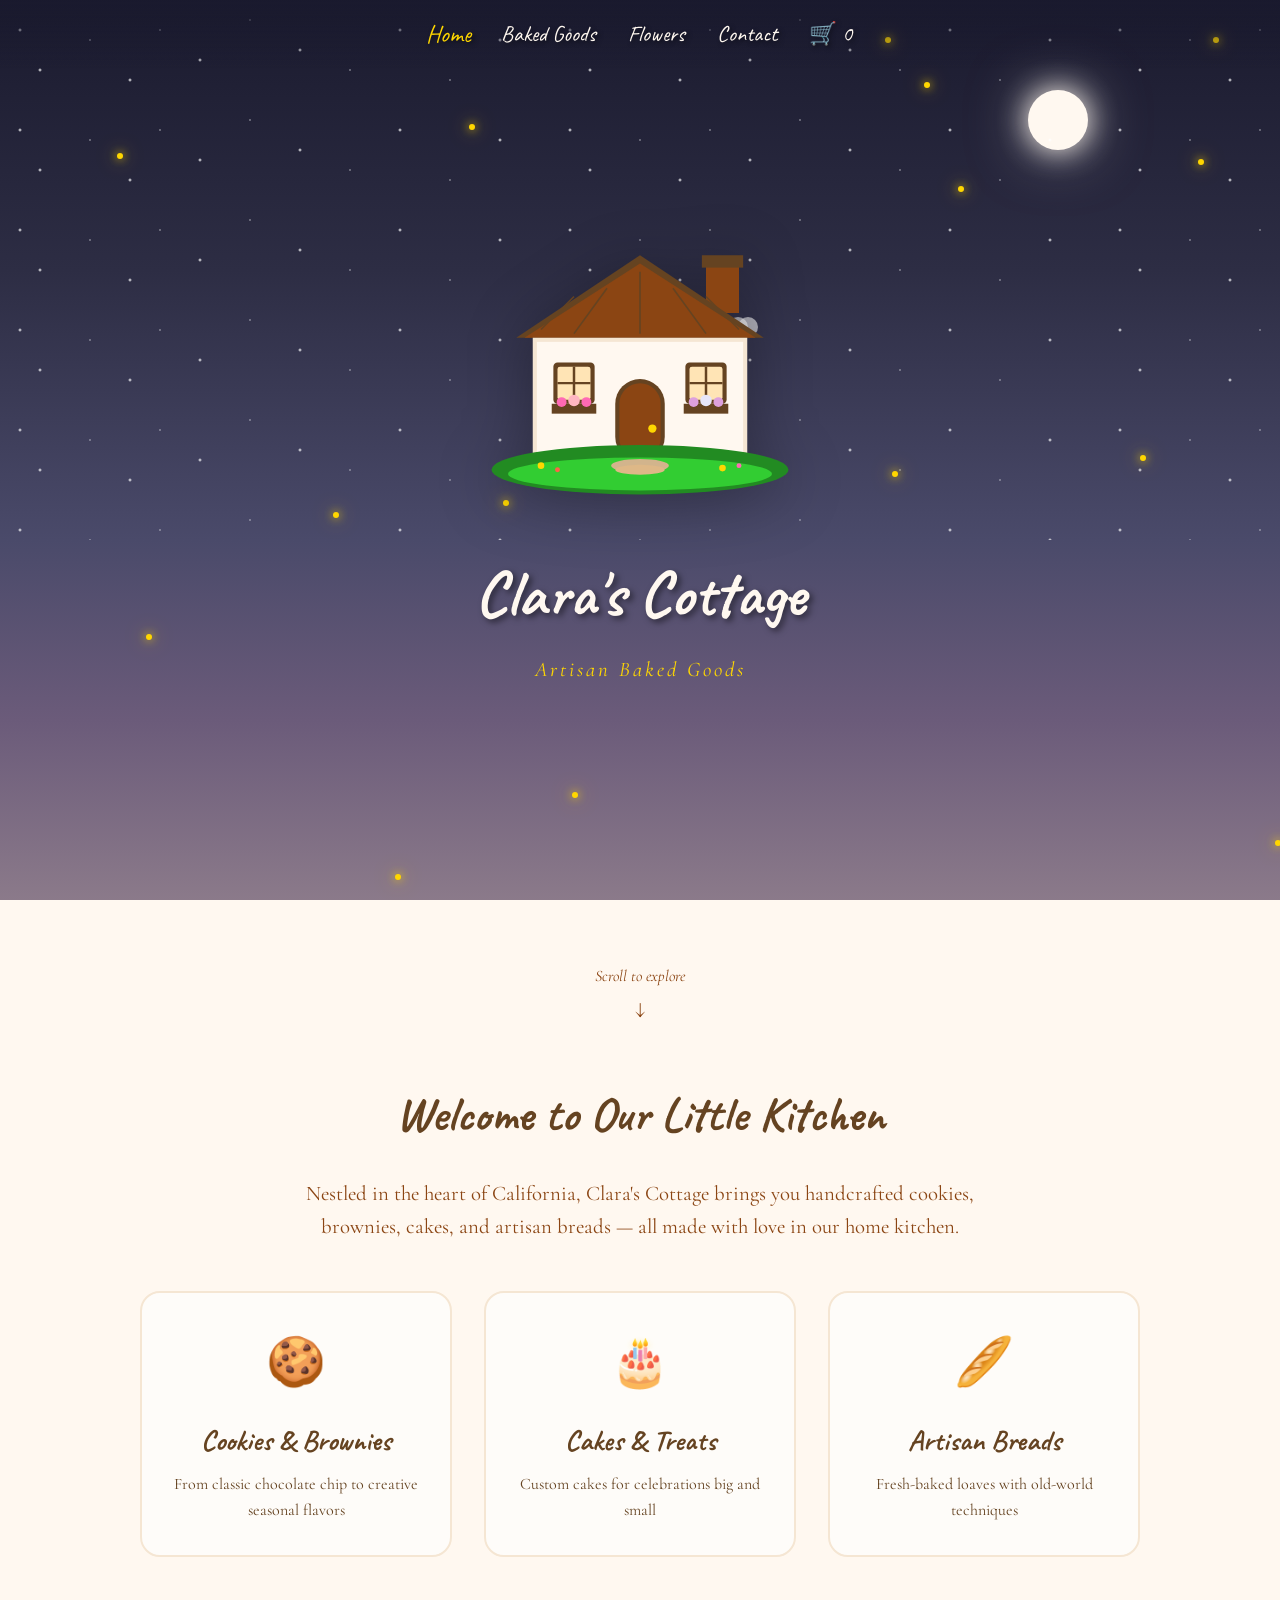
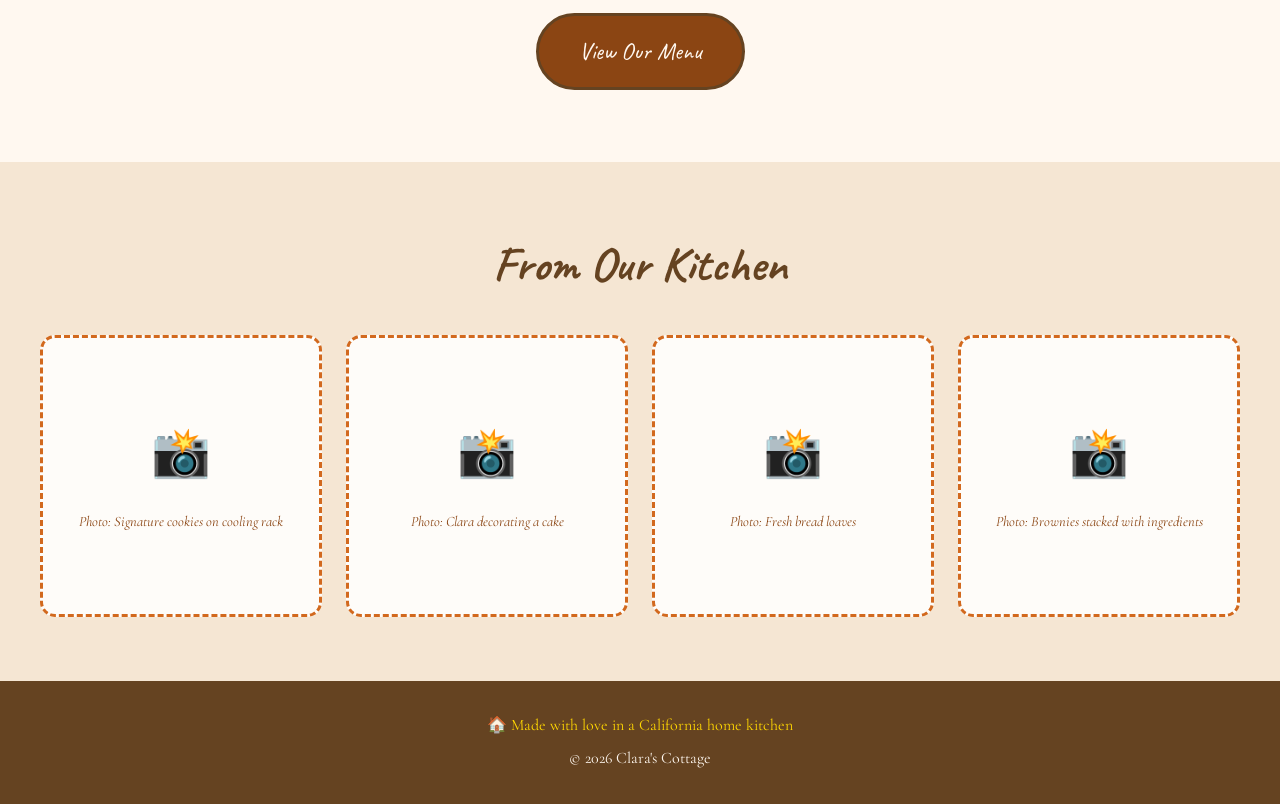
<file: index.html>
<!DOCTYPE html>
<html lang="en">
<head>
    <meta charset="UTF-8">
    <meta name="viewport" content="width=device-width, initial-scale=1.0">
    <title>Clara's Cottage | Artisan Baked Goods</title>
    <link rel="preconnect" href="https://fonts.googleapis.com">
    <link href="https://fonts.googleapis.com/css2?family=Caveat:wght@400;700&family=Cormorant+Garamond:ital,wght@0,400;0,600;1,400&family=Pacifico&family=Shadows+Into+Light&family=Amatic+SC:wght@400;700&family=Indie+Flower&family=Kalam:wght@400;700&display=swap" rel="stylesheet">
    <link rel="stylesheet" href="css/style.css">
</head>
<body>
    <div class="fireflies" id="fireflies"></div>
    
    <header class="site-header">
        <nav>
            <a href="index.html" class="nav-link active">Home</a>
            <a href="menu.html" class="nav-link">Baked Goods</a>
            <a href="flowers.html" class="nav-link">Flowers</a>
            <a href="contact.html" class="nav-link">Contact</a>
            <a href="order.html" class="nav-link">🛒 <span id="cart-count">0</span></a>
        </nav>
    </header>

    <main class="home-page">
        <!-- Animated Cottage Scene -->
        <div class="cottage-scene">
            <div class="sky">
                <div class="moon"></div>
                <div class="stars"></div>
            </div>
            
            <div class="cottage-container">
                <!-- Smoke Animation -->
                <div class="chimney-smoke">
                    <div class="smoke smoke-1"></div>
                    <div class="smoke smoke-2"></div>
                    <div class="smoke smoke-3"></div>
                </div>
                
                <!-- Cottage SVG -->
                <svg class="cottage-illustration" viewBox="0 0 400 350" xmlns="http://www.w3.org/2000/svg">
                    <!-- Chimney -->
                    <rect x="280" y="60" width="40" height="60" fill="#8B4513"/>
                    <rect x="275" y="50" width="50" height="15" fill="#654321"/>
                    
                    <!-- Roof -->
                    <polygon points="50,150 200,50 350,150" fill="#654321"/>
                    <polygon points="60,150 200,60 340,150" fill="#8B4513"/>
                    <!-- Thatch texture lines -->
                    <line x1="80" y1="140" x2="120" y2="100" stroke="#654321" stroke-width="2"/>
                    <line x1="120" y1="145" x2="160" y2="90" stroke="#654321" stroke-width="2"/>
                    <line x1="200" y1="145" x2="200" y2="70" stroke="#654321" stroke-width="2"/>
                    <line x1="280" y1="145" x2="240" y2="90" stroke="#654321" stroke-width="2"/>
                    <line x1="320" y1="140" x2="280" y2="100" stroke="#654321" stroke-width="2"/>
                    
                    <!-- House Body -->
                    <rect x="70" y="150" width="260" height="150" fill="#F5E6D3"/>
                    <rect x="75" y="155" width="250" height="140" fill="#FFF8F0"/>
                    
                    <!-- Door -->
                    <rect x="170" y="200" width="60" height="100" rx="30" ry="30" fill="#654321"/>
                    <rect x="175" y="205" width="50" height="92" rx="25" ry="25" fill="#8B4513"/>
                    <circle cx="215" cy="260" r="5" fill="#FFD700"/>
                    
                    <!-- Windows with warm glow -->
                    <rect x="95" y="180" width="50" height="50" rx="5" fill="#654321"/>
                    <rect x="100" y="185" width="40" height="40" rx="3" fill="#FFE4B5" class="window-glow"/>
                    <line x1="120" y1="185" x2="120" y2="225" stroke="#654321" stroke-width="3"/>
                    <line x1="100" y1="205" x2="140" y2="205" stroke="#654321" stroke-width="3"/>
                    
                    <rect x="255" y="180" width="50" height="50" rx="5" fill="#654321"/>
                    <rect x="260" y="185" width="40" height="40" rx="3" fill="#FFE4B5" class="window-glow"/>
                    <line x1="280" y1="185" x2="280" y2="225" stroke="#654321" stroke-width="3"/>
                    <line x1="260" y1="205" x2="300" y2="205" stroke="#654321" stroke-width="3"/>
                    
                    <!-- Flower boxes -->
                    <rect x="93" y="230" width="54" height="12" fill="#654321"/>
                    <circle cx="105" cy="228" r="6" fill="#FF69B4"/>
                    <circle cx="120" cy="226" r="7" fill="#FFB6C1"/>
                    <circle cx="135" cy="228" r="6" fill="#FF69B4"/>
                    
                    <rect x="253" y="230" width="54" height="12" fill="#654321"/>
                    <circle cx="265" cy="228" r="6" fill="#DDA0DD"/>
                    <circle cx="280" cy="226" r="7" fill="#E6E6FA"/>
                    <circle cx="295" cy="228" r="6" fill="#DDA0DD"/>
                    
                    <!-- Ground/Garden -->
                    <ellipse cx="200" cy="310" rx="180" ry="30" fill="#228B22"/>
                    <ellipse cx="200" cy="315" rx="160" ry="20" fill="#32CD32"/>
                    
                    <!-- Little flowers in garden -->
                    <circle cx="80" cy="305" r="4" fill="#FFD700"/>
                    <circle cx="100" cy="310" r="3" fill="#FF6347"/>
                    <circle cx="300" cy="308" r="4" fill="#FFD700"/>
                    <circle cx="320" cy="305" r="3" fill="#FF69B4"/>
                    
                    <!-- Path to door -->
                    <ellipse cx="200" cy="305" rx="35" ry="8" fill="#D2B48C"/>
                    <ellipse cx="200" cy="310" rx="30" ry="6" fill="#DEB887"/>
                </svg>
                
                <!-- Logo Overlay -->
                <div class="logo-container">
                    <h1 class="logo-text">Clara's Cottage</h1>
                    <p class="tagline">Artisan Baked Goods</p>
                </div>
            </div>
        </div>

        <!-- Welcome Section -->
        <section class="welcome-section">
            <div class="scroll-indicator">
                <span>Scroll to explore</span>
                <div class="scroll-arrow">↓</div>
            </div>
            
            <div class="welcome-content">
                <h2>Welcome to Our Little Kitchen</h2>
                <p class="intro-text">
                    Nestled in the heart of California, Clara's Cottage brings you 
                    handcrafted cookies, brownies, cakes, and artisan breads — 
                    all made with love in our home kitchen.
                </p>
                
                <div class="feature-cards">
                    <div class="feature-card">
                        <div class="card-icon">🍪</div>
                        <h3>Cookies & Brownies</h3>
                        <p>From classic chocolate chip to creative seasonal flavors</p>
                    </div>
                    <div class="feature-card">
                        <div class="card-icon">🎂</div>
                        <h3>Cakes & Treats</h3>
                        <p>Custom cakes for celebrations big and small</p>
                    </div>
                    <div class="feature-card">
                        <div class="card-icon">🥖</div>
                        <h3>Artisan Breads</h3>
                        <p>Fresh-baked loaves with old-world techniques</p>
                    </div>
                </div>
                
                <a href="menu.html" class="cta-button">View Our Menu</a>
            </div>
        </section>

        <!-- Image Gallery Placeholder -->
        <section class="gallery-section">
            <h2>From Our Kitchen</h2>
            <div class="gallery-grid">
                <div class="gallery-item placeholder">
                    <div class="placeholder-content">
                        <span class="placeholder-icon">📸</span>
                        <span class="placeholder-text">Photo: Signature cookies on cooling rack</span>
                    </div>
                </div>
                <div class="gallery-item placeholder">
                    <div class="placeholder-content">
                        <span class="placeholder-icon">📸</span>
                        <span class="placeholder-text">Photo: Clara decorating a cake</span>
                    </div>
                </div>
                <div class="gallery-item placeholder">
                    <div class="placeholder-content">
                        <span class="placeholder-icon">📸</span>
                        <span class="placeholder-text">Photo: Fresh bread loaves</span>
                    </div>
                </div>
                <div class="gallery-item placeholder">
                    <div class="placeholder-content">
                        <span class="placeholder-icon">📸</span>
                        <span class="placeholder-text">Photo: Brownies stacked with ingredients</span>
                    </div>
                </div>
            </div>
        </section>
    </main>

    <footer class="site-footer">
        <div class="footer-content">
            <p class="cottage-food-notice">
                🏠 Made with love in a California home kitchen
            </p>
            <p class="copyright">© 2026 Clara's Cottage</p>
        </div>
    </footer>

    <script src="js/app.js"></script>
</body>
</html>
</file>
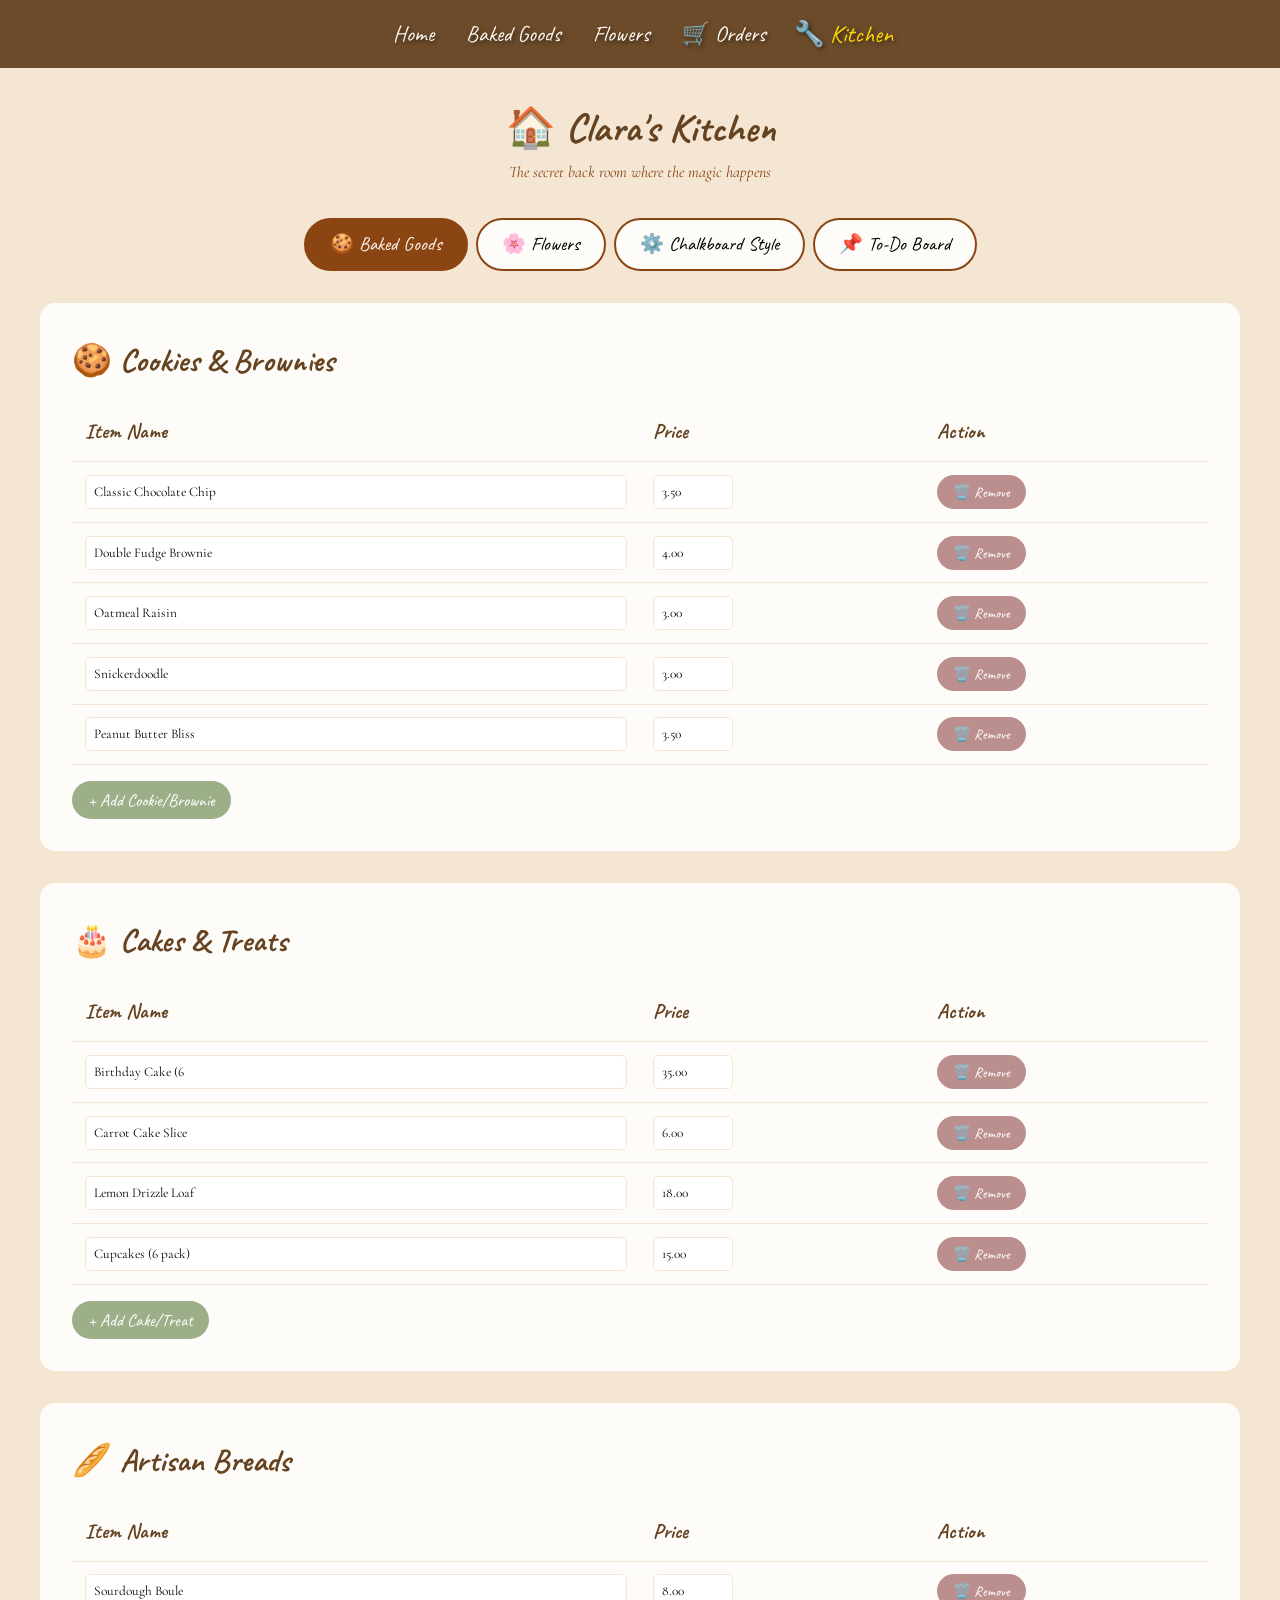
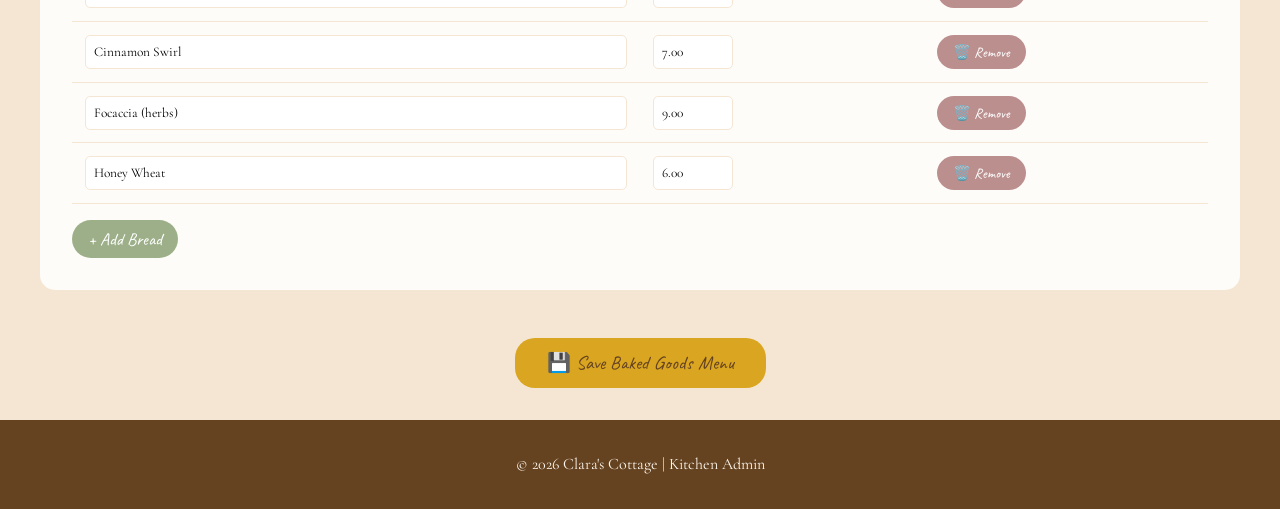
<file: admin.html>
<!DOCTYPE html>
<html lang="en">
<head>
    <meta charset="UTF-8">
    <meta name="viewport" content="width=device-width, initial-scale=1.0">
    <title>Kitchen Admin | Clara's Cottage</title>
    <link rel="preconnect" href="https://fonts.googleapis.com">
    <link href="https://fonts.googleapis.com/css2?family=Caveat:wght@400;700&family=Cormorant+Garamond:ital,wght@0,400;0,600;1,400&family=Pacifico&family=Shadows+Into+Light&family=Amatic+SC:wght@400;700&family=Indie+Flower&family=Kalam:wght@400;700&display=swap" rel="stylesheet">
    <link rel="stylesheet" href="css/style.css">
    <style>
        .board-tabs {
            display: flex;
            justify-content: center;
            gap: 0.5rem;
            margin-bottom: 1.5rem;
        }
        .board-tab {
            font-family: var(--font-script);
            font-size: 1.2rem;
            padding: 0.6rem 1.5rem;
            background: var(--warm-white);
            border: 2px solid var(--parchment);
            border-radius: 20px;
            cursor: pointer;
            transition: all 0.3s ease;
        }
        .board-tab:hover {
            background: var(--parchment);
        }
        .board-tab.active {
            background: var(--brown-medium);
            color: var(--cream);
            border-color: var(--brown-dark);
        }
        .board-tab.personal.active {
            background: var(--sage);
            border-color: var(--sage-dark);
        }
        .board-tab.business.active {
            background: var(--gold);
            border-color: var(--brown-medium);
            color: var(--brown-dark);
        }
        .kanban-wrapper {
            display: none;
        }
        .kanban-wrapper.active {
            display: block;
        }
    </style>
</head>
<body>
    <header class="site-header" style="background: rgba(101, 67, 33, 0.95);">
        <nav>
            <a href="index.html" class="nav-link">Home</a>
            <a href="menu.html" class="nav-link">Baked Goods</a>
            <a href="flowers.html" class="nav-link">Flowers</a>
            <a href="order.html" class="nav-link">🛒 Orders</a>
            <a href="admin.html" class="nav-link active">🔧 Kitchen</a>
        </nav>
    </header>

    <main class="admin-page">
        <div class="admin-header">
            <h1>🏠 Clara's Kitchen</h1>
            <p style="color: var(--brown-medium); font-style: italic;">The secret back room where the magic happens</p>
        </div>

        <div class="admin-tabs">
            <button class="admin-tab active" onclick="showSection('menu-section')">🍪 Baked Goods</button>
            <button class="admin-tab" onclick="showSection('flowers-section')">🌸 Flowers</button>
            <button class="admin-tab" onclick="showSection('settings-section')">⚙️ Chalkboard Style</button>
            <button class="admin-tab" onclick="showSection('tasks-section')">📌 To-Do Board</button>
        </div>

        <!-- Menu Editor Section -->
        <div id="menu-section" class="admin-section active">
            <div class="menu-editor">
                <h2>🍪 Cookies & Brownies</h2>
                <table class="menu-table" id="cookies-table">
                    <thead>
                        <tr>
                            <th style="width: 50%;">Item Name</th>
                            <th style="width: 25%;">Price</th>
                            <th style="width: 25%;">Action</th>
                        </tr>
                    </thead>
                    <tbody></tbody>
                </table>
                <button class="btn-add" onclick="addMenuItem('cookies')">+ Add Cookie/Brownie</button>
            </div>

            <div class="menu-editor">
                <h2>🎂 Cakes & Treats</h2>
                <table class="menu-table" id="cakes-table">
                    <thead>
                        <tr>
                            <th style="width: 50%;">Item Name</th>
                            <th style="width: 25%;">Price</th>
                            <th style="width: 25%;">Action</th>
                        </tr>
                    </thead>
                    <tbody></tbody>
                </table>
                <button class="btn-add" onclick="addMenuItem('cakes')">+ Add Cake/Treat</button>
            </div>

            <div class="menu-editor">
                <h2>🥖 Artisan Breads</h2>
                <table class="menu-table" id="breads-table">
                    <thead>
                        <tr>
                            <th style="width: 50%;">Item Name</th>
                            <th style="width: 25%;">Price</th>
                            <th style="width: 25%;">Action</th>
                        </tr>
                    </thead>
                    <tbody></tbody>
                </table>
                <button class="btn-add" onclick="addMenuItem('breads')">+ Add Bread</button>
            </div>

            <div style="text-align: center; margin-top: 2rem;">
                <button class="btn-save" onclick="saveMenu()">💾 Save Baked Goods Menu</button>
            </div>
        </div>

        <!-- Flowers Editor Section -->
        <div id="flowers-section" class="admin-section">
            <div class="menu-editor">
                <h2>🌷 Seasonal Flowers</h2>
                <table class="menu-table" id="seasonal-table">
                    <thead>
                        <tr>
                            <th style="width: 50%;">Flower Name</th>
                            <th style="width: 25%;">Price (per stem/bunch)</th>
                            <th style="width: 25%;">Action</th>
                        </tr>
                    </thead>
                    <tbody></tbody>
                </table>
                <button class="btn-add" onclick="addFlowerItem('seasonal')">+ Add Seasonal Flower</button>
            </div>

            <div class="menu-editor">
                <h2>💐 Bouquets</h2>
                <table class="menu-table" id="bouquets-table">
                    <thead>
                        <tr>
                            <th style="width: 50%;">Bouquet Name</th>
                            <th style="width: 25%;">Price</th>
                            <th style="width: 25%;">Action</th>
                        </tr>
                    </thead>
                    <tbody></tbody>
                </table>
                <button class="btn-add" onclick="addFlowerItem('bouquets')">+ Add Bouquet</button>
            </div>

            <div style="text-align: center; margin-top: 2rem;">
                <button class="btn-save" onclick="saveFlowers()">💾 Save Flowers Menu</button>
            </div>
        </div>

        <!-- Settings Section -->
        <div id="settings-section" class="admin-section">
            <div class="settings-panel">
                <h2>✏️ Chalkboard Font Settings</h2>
                
                <div class="setting-row">
                    <label for="font-select">Font Style:</label>
                    <select id="font-select" onchange="updateFontPreview()">
                        <option value="'Caveat', cursive">Caveat (default)</option>
                        <option value="'Shadows Into Light', cursive">Shadows Into Light</option>
                        <option value="'Indie Flower', cursive">Indie Flower</option>
                        <option value="'Amatic SC', cursive">Amatic SC</option>
                        <option value="'Kalam', cursive">Kalam</option>
                        <option value="'Pacifico', cursive">Pacifico</option>
                    </select>
                </div>
                
                <div class="setting-row">
                    <label for="size-slider">Font Size:</label>
                    <input type="range" id="size-slider" min="1" max="2.2" step="0.1" value="1.4" onchange="updateFontPreview()">
                    <span class="size-value" id="size-display">1.4rem</span>
                </div>
                
                <div class="font-preview" id="font-preview">
                    <p class="font-preview-text">Classic Chocolate Chip ... $3.50</p>
                    <p class="font-preview-text">Sourdough Boule ... $8.00</p>
                </div>
                
                <div style="text-align: center; margin-top: 2rem;">
                    <button class="btn-save" onclick="saveSettings()">💾 Save Font Settings</button>
                    <p style="margin-top: 1rem; color: var(--brown-medium); font-style: italic;">
                        Changes will apply to both menus
                    </p>
                </div>
            </div>
        </div>

        <!-- Kanban Tasks Section -->
        <div id="tasks-section" class="admin-section">
            <!-- Personal / Business Tabs -->
            <div class="board-tabs">
                <button class="board-tab business active" onclick="switchBoard('business')">🏪 Business</button>
                <button class="board-tab personal" onclick="switchBoard('personal')">👤 Personal</button>
            </div>

            <!-- Business Kanban -->
            <div id="business-board" class="kanban-wrapper active">
                <div class="kanban-board">
                    <div class="kanban-column todo">
                        <h3>📝 To Do</h3>
                        <div class="kanban-cards" data-board="business" data-status="todo"></div>
                        <div class="add-card-form">
                            <input type="text" placeholder="New task..." id="business-todo-input" onkeypress="handleCardEnter(event, 'business', 'todo')">
                            <button class="add-card-btn" onclick="addCard('business', 'todo')">+ Add Task</button>
                        </div>
                    </div>

                    <div class="kanban-column doing">
                        <h3>🔨 In Progress</h3>
                        <div class="kanban-cards" data-board="business" data-status="doing"></div>
                        <div class="add-card-form">
                            <input type="text" placeholder="New task..." id="business-doing-input" onkeypress="handleCardEnter(event, 'business', 'doing')">
                            <button class="add-card-btn" onclick="addCard('business', 'doing')">+ Add Task</button>
                        </div>
                    </div>

                    <div class="kanban-column done">
                        <h3>✅ Done</h3>
                        <div class="kanban-cards" data-board="business" data-status="done"></div>
                        <div class="add-card-form">
                            <input type="text" placeholder="New task..." id="business-done-input" onkeypress="handleCardEnter(event, 'business', 'done')">
                            <button class="add-card-btn" onclick="addCard('business', 'done')">+ Add Task</button>
                        </div>
                    </div>
                </div>
            </div>

            <!-- Personal Kanban -->
            <div id="personal-board" class="kanban-wrapper">
                <div class="kanban-board">
                    <div class="kanban-column todo">
                        <h3>📝 To Do</h3>
                        <div class="kanban-cards" data-board="personal" data-status="todo"></div>
                        <div class="add-card-form">
                            <input type="text" placeholder="New task..." id="personal-todo-input" onkeypress="handleCardEnter(event, 'personal', 'todo')">
                            <button class="add-card-btn" onclick="addCard('personal', 'todo')">+ Add Task</button>
                        </div>
                    </div>

                    <div class="kanban-column doing">
                        <h3>🔨 In Progress</h3>
                        <div class="kanban-cards" data-board="personal" data-status="doing"></div>
                        <div class="add-card-form">
                            <input type="text" placeholder="New task..." id="personal-doing-input" onkeypress="handleCardEnter(event, 'personal', 'doing')">
                            <button class="add-card-btn" onclick="addCard('personal', 'doing')">+ Add Task</button>
                        </div>
                    </div>

                    <div class="kanban-column done">
                        <h3>✅ Done</h3>
                        <div class="kanban-cards" data-board="personal" data-status="done"></div>
                        <div class="add-card-form">
                            <input type="text" placeholder="New task..." id="personal-done-input" onkeypress="handleCardEnter(event, 'personal', 'done')">
                            <button class="add-card-btn" onclick="addCard('personal', 'done')">+ Add Task</button>
                        </div>
                    </div>
                </div>
            </div>
        </div>
    </main>

    <footer class="site-footer">
        <div class="footer-content">
            <p class="copyright">© 2026 Clara's Cottage | Kitchen Admin</p>
        </div>
    </footer>

    <script src="js/app.js"></script>
    <script>
        // Initialize admin page
        document.addEventListener('DOMContentLoaded', function() {
            loadMenuEditor();
            loadFlowersEditor();
            loadKanban();
            loadSettings();
        });
    </script>
</body>
</html>
</file>
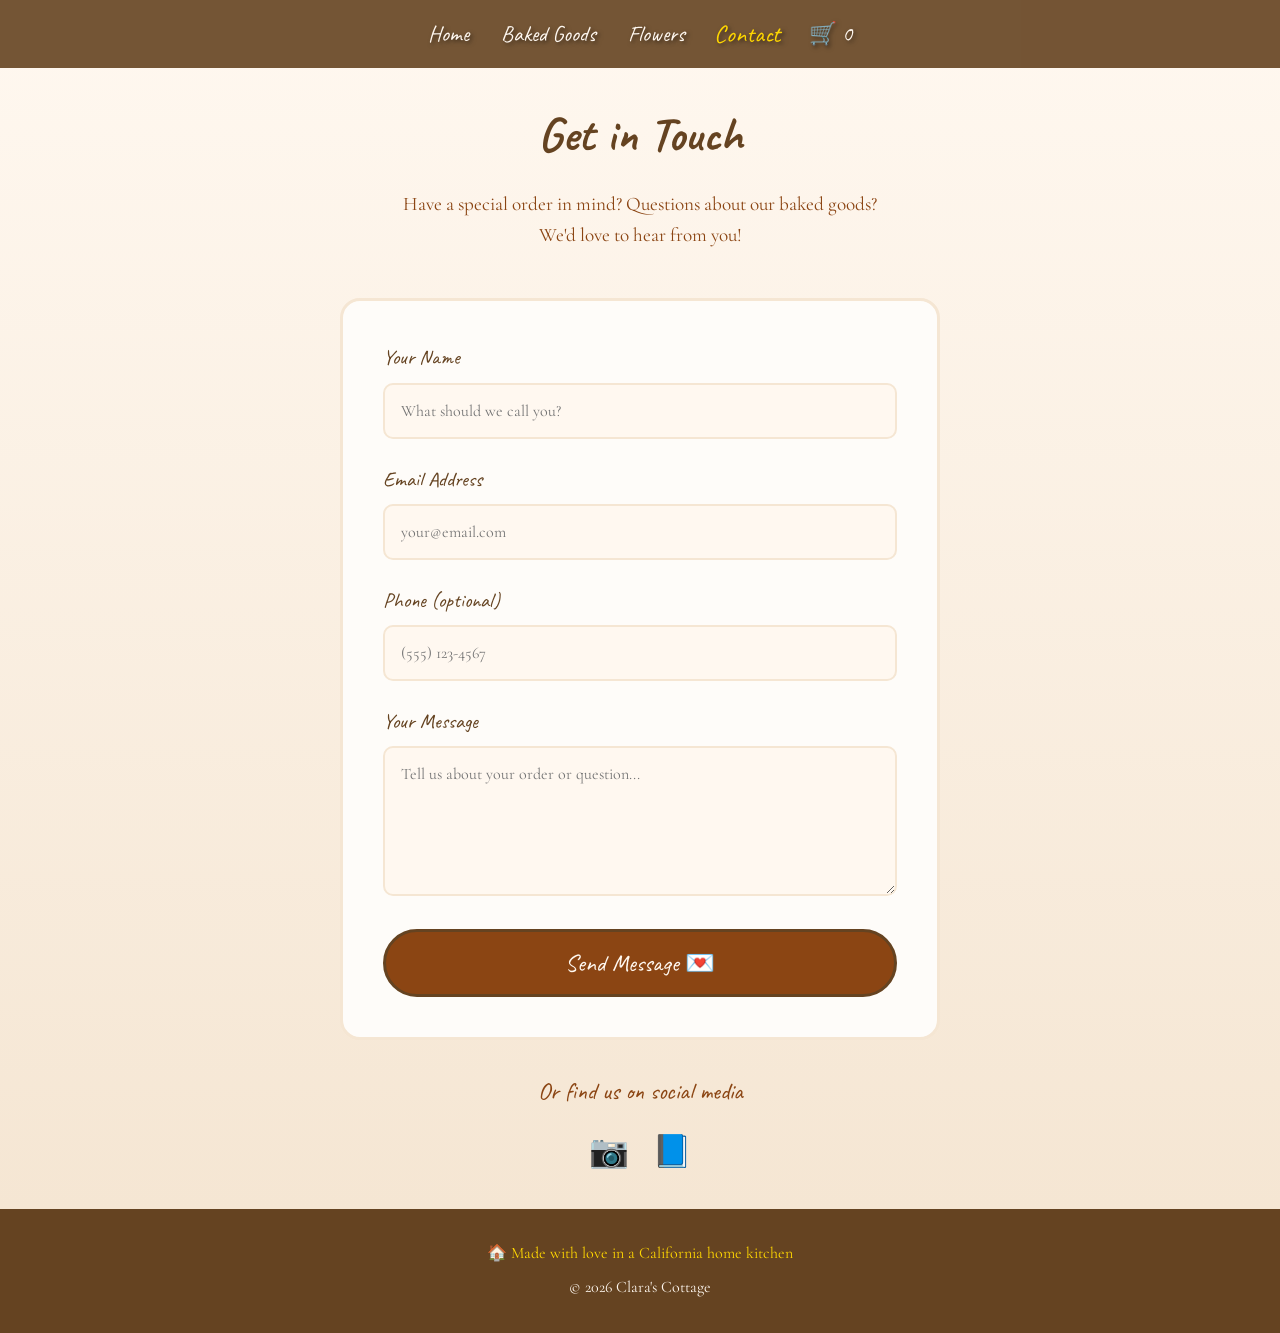
<file: contact.html>
<!DOCTYPE html>
<html lang="en">
<head>
    <meta charset="UTF-8">
    <meta name="viewport" content="width=device-width, initial-scale=1.0">
    <title>Contact | Clara's Cottage</title>
    <link rel="preconnect" href="https://fonts.googleapis.com">
    <link href="https://fonts.googleapis.com/css2?family=Caveat:wght@400;700&family=Cormorant+Garamond:ital,wght@0,400;0,600;1,400&family=Pacifico&family=Shadows+Into+Light&family=Amatic+SC:wght@400;700&family=Indie+Flower&family=Kalam:wght@400;700&display=swap" rel="stylesheet">
    <link rel="stylesheet" href="css/style.css">
</head>
<body>
    <header class="site-header" style="background: rgba(101, 67, 33, 0.9);">
        <nav>
            <a href="index.html" class="nav-link">Home</a>
            <a href="menu.html" class="nav-link">Baked Goods</a>
            <a href="flowers.html" class="nav-link">Flowers</a>
            <a href="contact.html" class="nav-link active">Contact</a>
            <a href="order.html" class="nav-link">🛒 <span id="cart-count">0</span></a>
        </nav>
    </header>

    <main class="contact-page">
        <div class="contact-container">
            <div class="contact-header">
                <h1>Get in Touch</h1>
                <p>Have a special order in mind? Questions about our baked goods?<br>We'd love to hear from you!</p>
            </div>
            
            <form class="contact-form" id="contact-form">
                <div class="form-group">
                    <label for="name">Your Name</label>
                    <input type="text" id="name" name="name" placeholder="What should we call you?" required>
                </div>
                
                <div class="form-group">
                    <label for="email">Email Address</label>
                    <input type="email" id="email" name="email" placeholder="your@email.com" required>
                </div>
                
                <div class="form-group">
                    <label for="phone">Phone (optional)</label>
                    <input type="tel" id="phone" name="phone" placeholder="(555) 123-4567">
                </div>
                
                <div class="form-group">
                    <label for="message">Your Message</label>
                    <textarea id="message" name="message" placeholder="Tell us about your order or question..." required></textarea>
                </div>
                
                <button type="submit" class="submit-btn">Send Message 💌</button>
            </form>
            
            <div style="text-align: center; margin-top: 2rem; color: var(--brown-medium);">
                <p style="font-family: var(--font-script); font-size: 1.5rem;">Or find us on social media</p>
                <div style="font-size: 2rem; margin-top: 1rem;">
                    <span style="margin: 0 0.5rem; cursor: pointer;" title="Instagram - Coming Soon">📷</span>
                    <span style="margin: 0 0.5rem; cursor: pointer;" title="Facebook - Coming Soon">📘</span>
                </div>
            </div>
        </div>
    </main>

    <footer class="site-footer">
        <div class="footer-content">
            <p class="cottage-food-notice">
                🏠 Made with love in a California home kitchen
            </p>
            <p class="copyright">© 2026 Clara's Cottage</p>
        </div>
    </footer>

    <script>
        document.getElementById('contact-form').addEventListener('submit', function(e) {
            e.preventDefault();
            alert('Thank you for your message! We\'ll get back to you soon. 🍪');
            this.reset();
        });
    </script>
</body>
</html>
</file>
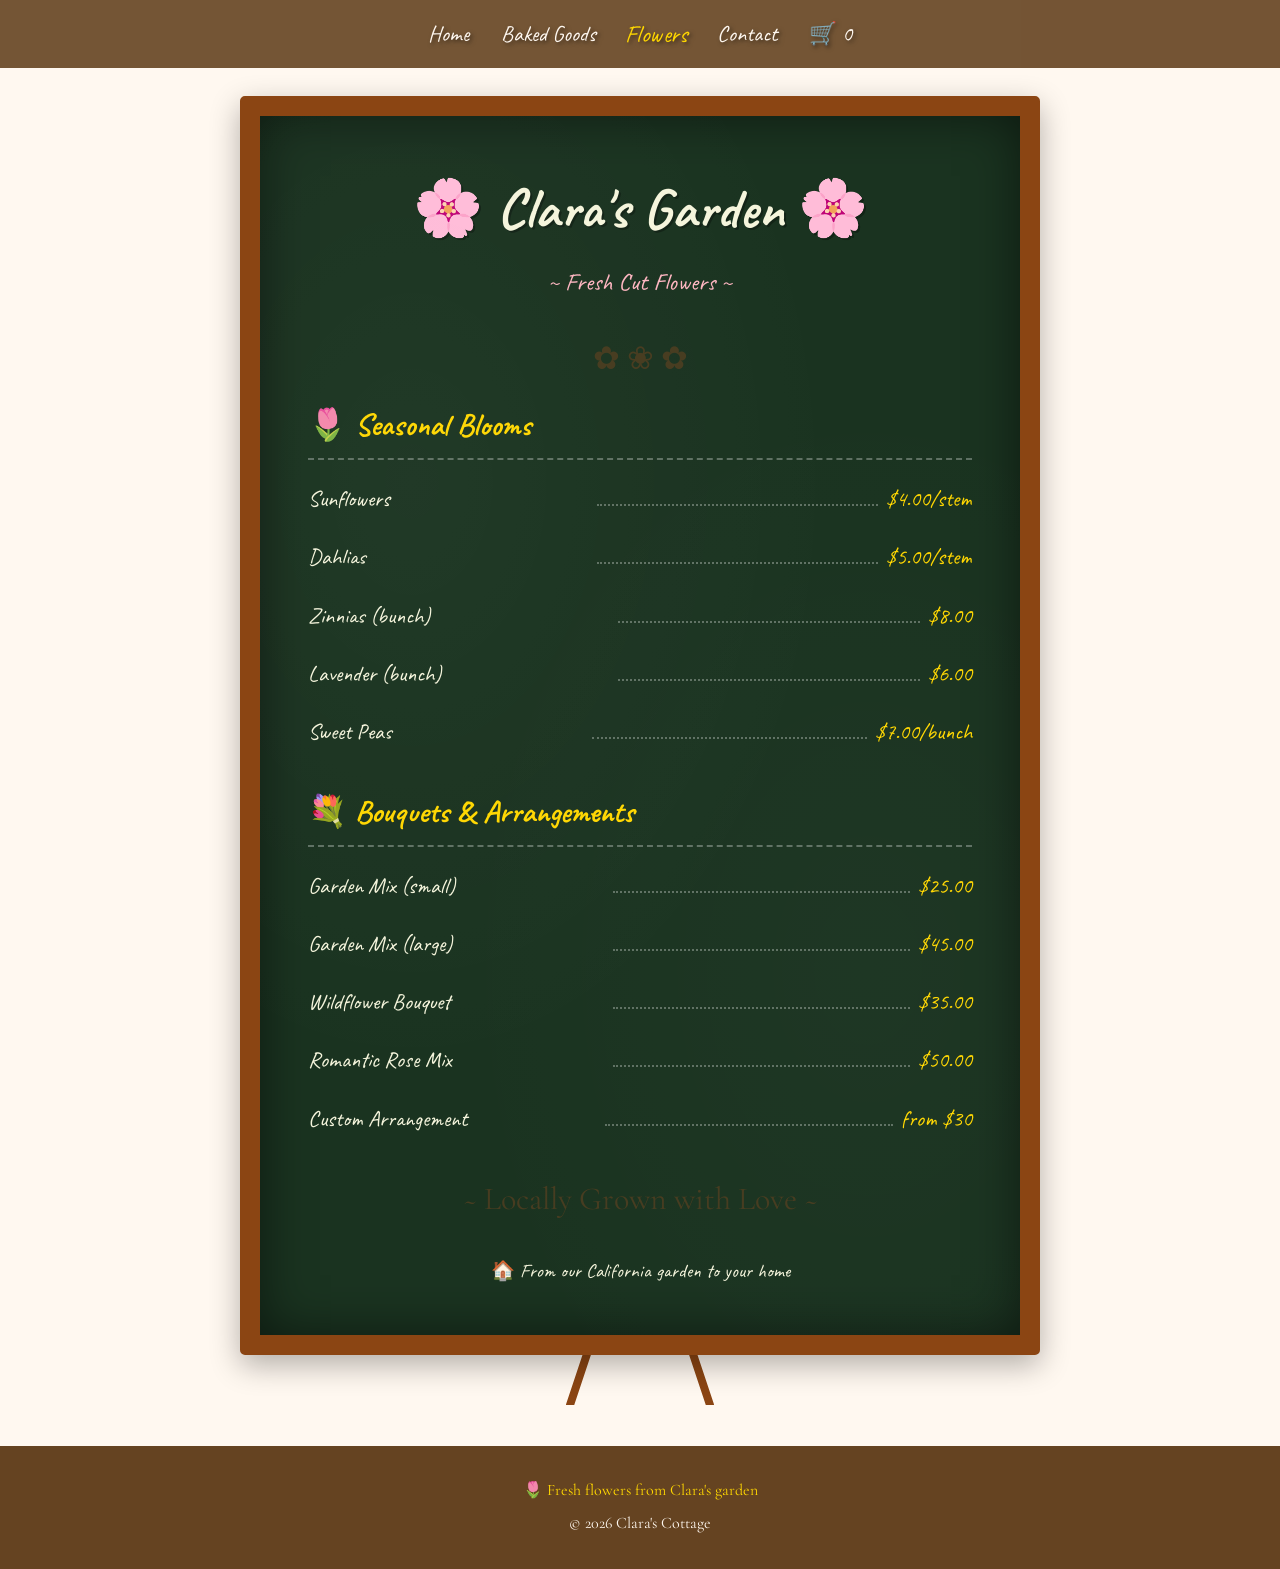
<file: flowers.html>
<!DOCTYPE html>
<html lang="en">
<head>
    <meta charset="UTF-8">
    <meta name="viewport" content="width=device-width, initial-scale=1.0">
    <title>Flowers | Clara's Cottage</title>
    <link rel="preconnect" href="https://fonts.googleapis.com">
    <link href="https://fonts.googleapis.com/css2?family=Caveat:wght@400;700&family=Cormorant+Garamond:ital,wght@0,400;0,600;1,400&family=Pacifico&family=Shadows+Into+Light&family=Amatic+SC:wght@400;700&family=Indie+Flower&family=Kalam:wght@400;700&display=swap" rel="stylesheet">
    <link rel="stylesheet" href="css/style.css">
</head>
<body>
    <header class="site-header" style="background: rgba(101, 67, 33, 0.9);">
        <nav>
            <a href="index.html" class="nav-link">Home</a>
            <a href="menu.html" class="nav-link">Baked Goods</a>
            <a href="flowers.html" class="nav-link active">Flowers</a>
            <a href="contact.html" class="nav-link">Contact</a>
            <a href="order.html" class="nav-link">🛒 <span id="cart-count">0</span></a>
        </nav>
    </header>

    <main class="menu-page">
        <div class="chalkboard-container">
            <div class="chalkboard" style="background: #1a3320;">
                <h1 class="chalkboard-title">🌸 Clara's Garden 🌸</h1>
                <p class="chalkboard-subtitle">~ Fresh Cut Flowers ~</p>
                
                <div class="chalk-decoration">✿ ❀ ✿</div>
                
                <div id="flowers-display">
                    <!-- Flower menu items will be loaded from localStorage -->
                </div>
                
                <div class="chalk-decoration">~ Locally Grown with Love ~</div>
                
                <p style="text-align: center; color: #f5f5dc; font-family: var(--chalk-font); font-size: 1.2rem; margin-top: 2rem;">
                    🏠 From our California garden to your home
                </p>
            </div>
        </div>
        
        <!-- Sandwich Board Legs (decorative) -->
        <div style="text-align: center; margin-top: -10px;">
            <svg width="200" height="60" viewBox="0 0 200 60">
                <line x1="50" y1="0" x2="30" y2="60" stroke="#8B4513" stroke-width="8" stroke-linecap="round"/>
                <line x1="150" y1="0" x2="170" y2="60" stroke="#8B4513" stroke-width="8" stroke-linecap="round"/>
            </svg>
        </div>
    </main>

    <footer class="site-footer">
        <div class="footer-content">
            <p class="cottage-food-notice">
                🌷 Fresh flowers from Clara's garden
            </p>
            <p class="copyright">© 2026 Clara's Cottage</p>
        </div>
    </footer>

    <script src="js/app.js"></script>
    <script>
        // Load and display flowers menu from localStorage
        document.addEventListener('DOMContentLoaded', function() {
            displayFlowers();
        });
    </script>
</body>
</html>
</file>
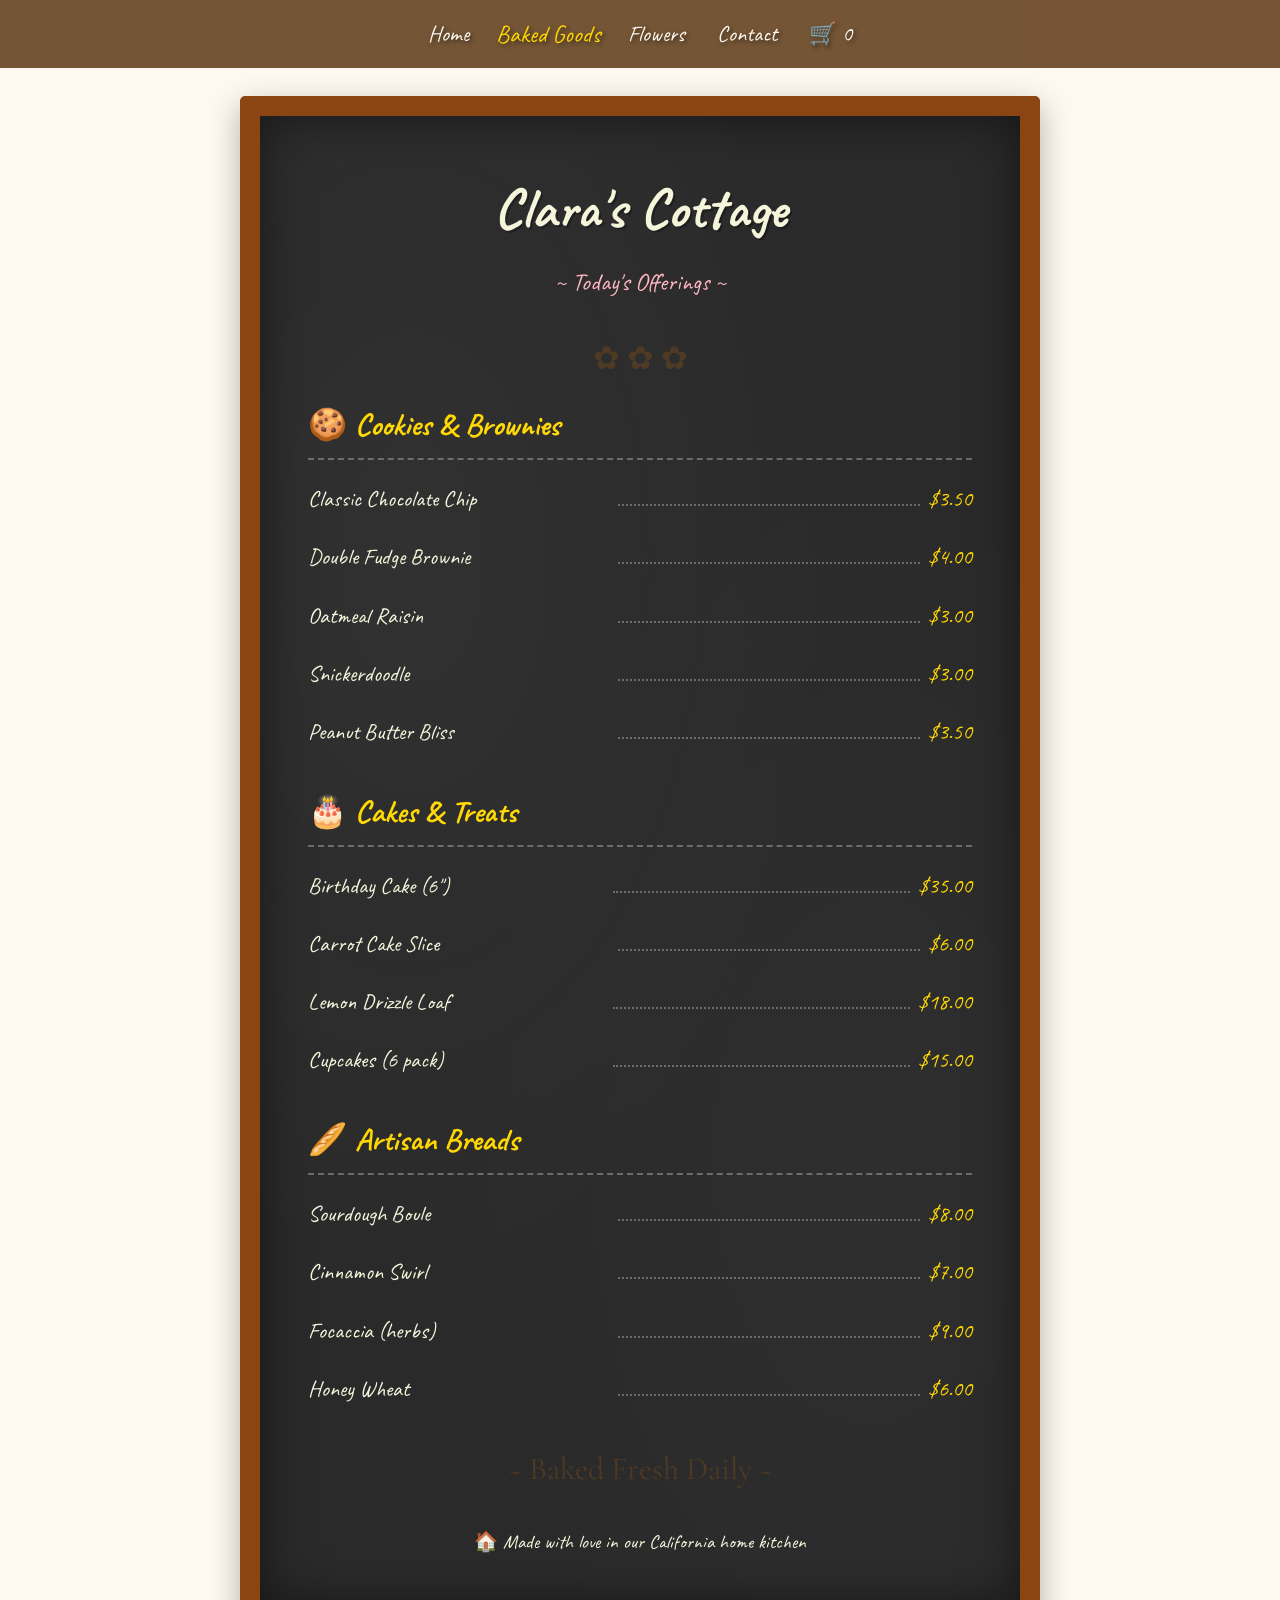
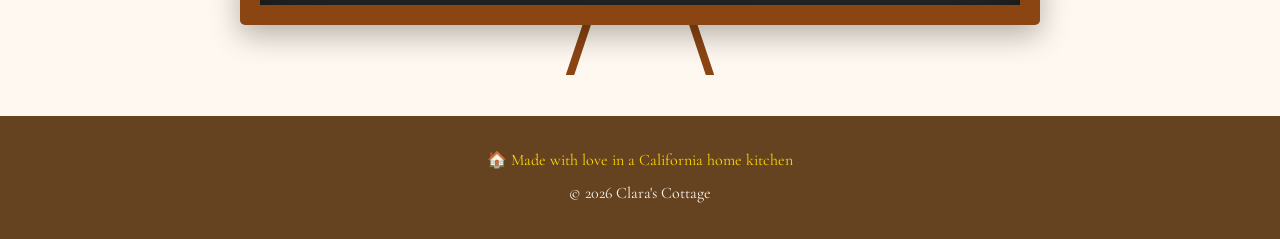
<file: menu.html>
<!DOCTYPE html>
<html lang="en">
<head>
    <meta charset="UTF-8">
    <meta name="viewport" content="width=device-width, initial-scale=1.0">
    <title>Menu | Clara's Cottage</title>
    <link rel="preconnect" href="https://fonts.googleapis.com">
    <link href="https://fonts.googleapis.com/css2?family=Caveat:wght@400;700&family=Cormorant+Garamond:ital,wght@0,400;0,600;1,400&family=Pacifico&family=Shadows+Into+Light&family=Amatic+SC:wght@400;700&family=Indie+Flower&family=Kalam:wght@400;700&display=swap" rel="stylesheet">
    <link rel="stylesheet" href="css/style.css">
</head>
<body>
    <header class="site-header" style="background: rgba(101, 67, 33, 0.9);">
        <nav>
            <a href="index.html" class="nav-link">Home</a>
            <a href="menu.html" class="nav-link active">Baked Goods</a>
            <a href="flowers.html" class="nav-link">Flowers</a>
            <a href="contact.html" class="nav-link">Contact</a>
            <a href="order.html" class="nav-link">🛒 <span id="cart-count">0</span></a>
        </nav>
    </header>

    <main class="menu-page">
        <div class="chalkboard-container">
            <div class="chalkboard">
                <h1 class="chalkboard-title">Clara's Cottage</h1>
                <p class="chalkboard-subtitle">~ Today's Offerings ~</p>
                
                <div class="chalk-decoration">✿ ✿ ✿</div>
                
                <div id="menu-display">
                    <!-- Menu items will be loaded from localStorage -->
                </div>
                
                <div class="chalk-decoration">~ Baked Fresh Daily ~</div>
                
                <p style="text-align: center; color: #f5f5dc; font-family: var(--font-script); font-size: 1.2rem; margin-top: 2rem;">
                    🏠 Made with love in our California home kitchen
                </p>
            </div>
        </div>
        
        <!-- Sandwich Board Legs (decorative) -->
        <div style="text-align: center; margin-top: -10px;">
            <svg width="200" height="60" viewBox="0 0 200 60">
                <line x1="50" y1="0" x2="30" y2="60" stroke="#8B4513" stroke-width="8" stroke-linecap="round"/>
                <line x1="150" y1="0" x2="170" y2="60" stroke="#8B4513" stroke-width="8" stroke-linecap="round"/>
            </svg>
        </div>
    </main>

    <footer class="site-footer">
        <div class="footer-content">
            <p class="cottage-food-notice">
                🏠 Made with love in a California home kitchen
            </p>
            <p class="copyright">© 2026 Clara's Cottage</p>
        </div>
    </footer>

    <script src="js/app.js"></script>
    <script>
        // Load and display menu from localStorage
        document.addEventListener('DOMContentLoaded', function() {
            displayMenu();
        });
    </script>
</body>
</html>
</file>
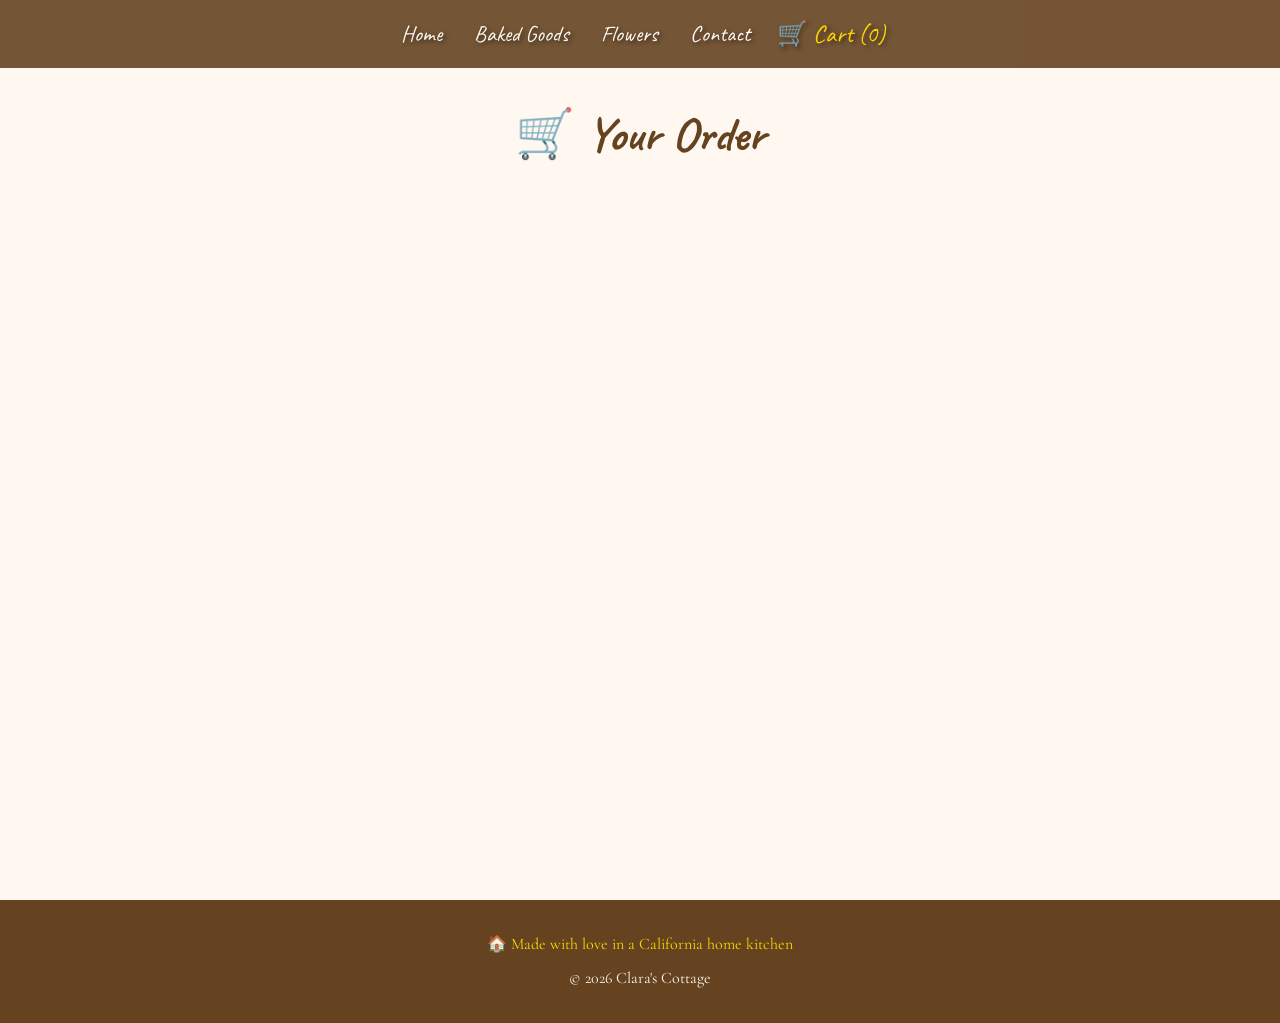
<file: order.html>
<!DOCTYPE html>
<html lang="en">
<head>
    <meta charset="UTF-8">
    <meta name="viewport" content="width=device-width, initial-scale=1.0">
    <title>Your Order | Clara's Cottage</title>
    <link rel="preconnect" href="https://fonts.googleapis.com">
    <link href="https://fonts.googleapis.com/css2?family=Caveat:wght@400;700&family=Cormorant+Garamond:ital,wght@0,400;0,600;1,400&family=Pacifico&family=Shadows+Into+Light&family=Amatic+SC:wght@400;700&family=Indie+Flower&family=Kalam:wght@400;700&display=swap" rel="stylesheet">
    <link rel="stylesheet" href="css/style.css">
    <style>
        .order-page {
            min-height: 100vh;
            padding: 6rem 2rem 2rem;
            background: var(--cream);
        }
        .order-container {
            max-width: 800px;
            margin: 0 auto;
        }
        .order-header {
            text-align: center;
            margin-bottom: 2rem;
        }
        .order-header h1 {
            font-family: var(--font-script);
            font-size: 3rem;
            color: var(--brown-dark);
        }
        .cart-empty {
            text-align: center;
            padding: 3rem;
            background: var(--warm-white);
            border-radius: 15px;
            border: 2px dashed var(--parchment);
        }
        .cart-empty p {
            font-size: 1.2rem;
            color: var(--brown-medium);
            margin-bottom: 1rem;
        }
        .cart-items {
            background: var(--warm-white);
            border-radius: 15px;
            padding: 1.5rem;
            margin-bottom: 1.5rem;
        }
        .cart-item {
            display: flex;
            justify-content: space-between;
            align-items: center;
            padding: 1rem 0;
            border-bottom: 1px solid var(--parchment);
        }
        .cart-item:last-child {
            border-bottom: none;
        }
        .item-info {
            flex: 1;
        }
        .item-name {
            font-family: var(--font-script);
            font-size: 1.4rem;
            color: var(--brown-dark);
        }
        .item-price {
            color: var(--brown-medium);
            font-size: 0.9rem;
        }
        .item-qty {
            display: flex;
            align-items: center;
            gap: 0.5rem;
        }
        .qty-btn {
            width: 32px;
            height: 32px;
            border: 2px solid var(--parchment);
            background: var(--cream);
            border-radius: 50%;
            font-size: 1.2rem;
            cursor: pointer;
            transition: all 0.2s;
        }
        .qty-btn:hover {
            background: var(--gold-light);
            border-color: var(--gold);
        }
        .qty-num {
            width: 40px;
            text-align: center;
            font-family: var(--font-script);
            font-size: 1.3rem;
        }
        .item-total {
            font-family: var(--font-script);
            font-size: 1.3rem;
            color: var(--brown-dark);
            min-width: 80px;
            text-align: right;
        }
        .remove-btn {
            background: none;
            border: none;
            font-size: 1.2rem;
            cursor: pointer;
            opacity: 0.5;
            margin-left: 1rem;
        }
        .remove-btn:hover {
            opacity: 1;
        }
        .cart-summary {
            background: var(--parchment);
            border-radius: 15px;
            padding: 1.5rem;
            margin-bottom: 1.5rem;
        }
        .summary-row {
            display: flex;
            justify-content: space-between;
            font-size: 1.1rem;
            margin-bottom: 0.5rem;
        }
        .summary-row.total {
            font-family: var(--font-script);
            font-size: 1.8rem;
            color: var(--brown-dark);
            border-top: 2px solid var(--brown-light);
            padding-top: 1rem;
            margin-top: 1rem;
        }
        .checkout-form {
            background: var(--warm-white);
            border-radius: 15px;
            padding: 2rem;
        }
        .checkout-form h2 {
            font-family: var(--font-script);
            font-size: 2rem;
            color: var(--brown-dark);
            margin-bottom: 1.5rem;
        }
        .form-row {
            display: grid;
            grid-template-columns: 1fr 1fr;
            gap: 1rem;
        }
        @media (max-width: 600px) {
            .form-row { grid-template-columns: 1fr; }
            .cart-item { flex-wrap: wrap; gap: 1rem; }
        }
    </style>
</head>
<body>
    <header class="site-header" style="background: rgba(101, 67, 33, 0.9);">
        <nav>
            <a href="index.html" class="nav-link">Home</a>
            <a href="menu.html" class="nav-link">Baked Goods</a>
            <a href="flowers.html" class="nav-link">Flowers</a>
            <a href="contact.html" class="nav-link">Contact</a>
            <a href="order.html" class="nav-link active">🛒 Cart (<span id="cart-count">0</span>)</a>
        </nav>
    </header>

    <main class="order-page">
        <div class="order-container">
            <div class="order-header">
                <h1>🛒 Your Order</h1>
            </div>

            <div id="cart-empty" class="cart-empty" style="display: none;">
                <p>Your cart is empty</p>
                <a href="menu.html" class="cta-button">Browse Baked Goods</a>
                <a href="flowers.html" class="cta-button secondary">Browse Flowers</a>
            </div>

            <div id="cart-content" style="display: none;">
                <div class="cart-items" id="cart-items">
                    <!-- Cart items will be inserted here -->
                </div>

                <div class="cart-summary">
                    <div class="summary-row">
                        <span>Subtotal</span>
                        <span id="subtotal">$0.00</span>
                    </div>
                    <div class="summary-row total">
                        <span>Total</span>
                        <span id="total">$0.00</span>
                    </div>
                </div>

                <div class="checkout-form">
                    <h2>📋 Order Details</h2>
                    <form id="order-form">
                        <div class="form-row">
                            <div class="form-group">
                                <label for="name">Your Name</label>
                                <input type="text" id="name" name="name" required>
                            </div>
                            <div class="form-group">
                                <label for="phone">Phone</label>
                                <input type="tel" id="phone" name="phone" required>
                            </div>
                        </div>
                        <div class="form-group">
                            <label for="email">Email</label>
                            <input type="email" id="email" name="email" required>
                        </div>
                        <div class="form-group">
                            <label for="pickup-date">Preferred Pickup Date</label>
                            <input type="date" id="pickup-date" name="pickup-date" required>
                        </div>
                        <div class="form-group">
                            <label for="notes">Special Requests</label>
                            <textarea id="notes" name="notes" placeholder="Any special instructions..."></textarea>
                        </div>
                        <button type="submit" class="submit-btn">Place Order 🍪</button>
                    </form>
                </div>
            </div>
        </div>
    </main>

    <footer class="site-footer">
        <div class="footer-content">
            <p class="cottage-food-notice">🏠 Made with love in a California home kitchen</p>
            <p class="copyright">© 2026 Clara's Cottage</p>
        </div>
    </footer>

    <script src="js/app.js"></script>
    <script>
        document.addEventListener('DOMContentLoaded', function() {
            renderCart();
            
            // Set min date for pickup to tomorrow
            const tomorrow = new Date();
            tomorrow.setDate(tomorrow.getDate() + 1);
            document.getElementById('pickup-date').min = tomorrow.toISOString().split('T')[0];
        });

        document.getElementById('order-form').addEventListener('submit', function(e) {
            e.preventDefault();
            
            const cart = getCart();
            const formData = {
                name: document.getElementById('name').value,
                phone: document.getElementById('phone').value,
                email: document.getElementById('email').value,
                pickupDate: document.getElementById('pickup-date').value,
                notes: document.getElementById('notes').value,
                items: cart,
                total: calculateTotal(cart)
            };
            
            // For now, show confirmation and store order
            const orders = JSON.parse(localStorage.getItem('claras-orders') || '[]');
            formData.id = Date.now();
            formData.status = 'pending';
            formData.createdAt = new Date().toISOString();
            orders.push(formData);
            localStorage.setItem('claras-orders', JSON.stringify(orders));
            
            // Clear cart
            localStorage.removeItem('claras-cart');
            
            alert('Thank you for your order! 🍪\\n\\nWe\\'ll contact you to confirm pickup details.\\n\\nOrder #' + formData.id);
            window.location.href = 'index.html';
        });
    </script>
</body>
</html>
</file>
<file: css/style.css>
/* Clara's Cottage - Bohemian Storybook Bakery */

:root {
    --cream: #FFF8F0;
    --warm-white: #FEFCF9;
    --parchment: #F5E6D3;
    --brown-dark: #654321;
    --brown-medium: #8B4513;
    --brown-light: #D2691E;
    --gold: #DAA520;
    --gold-light: #FFD700;
    --sage: #9CAF88;
    --sage-dark: #6B8E23;
    --rose: #BC8F8F;
    --rose-light: #FFB6C1;
    --purple-muted: #9370DB;
    --night-blue: #1a1a2e;
    --font-script: 'Caveat', cursive;
    --font-serif: 'Cormorant Garamond', serif;
    
    /* Customizable chalkboard settings */
    --chalk-font: 'Caveat', cursive;
    --chalk-size: 1.4rem;
    --chalk-title-size: 3.5rem;
}

* {
    margin: 0;
    padding: 0;
    box-sizing: border-box;
}

body {
    font-family: var(--font-serif);
    background: var(--cream);
    color: var(--brown-dark);
    line-height: 1.6;
    overflow-x: hidden;
}

/* Fireflies Animation */
.fireflies {
    position: fixed;
    top: 0;
    left: 0;
    width: 100%;
    height: 100%;
    pointer-events: none;
    z-index: 1;
}

.firefly {
    position: absolute;
    width: 6px;
    height: 6px;
    background: var(--gold-light);
    border-radius: 50%;
    box-shadow: 0 0 10px var(--gold-light), 0 0 20px var(--gold);
    animation: float 6s ease-in-out infinite, glow 2s ease-in-out infinite;
}

@keyframes float {
    0%, 100% { transform: translateY(0) translateX(0); }
    25% { transform: translateY(-20px) translateX(10px); }
    50% { transform: translateY(-10px) translateX(-10px); }
    75% { transform: translateY(-30px) translateX(5px); }
}

@keyframes glow {
    0%, 100% { opacity: 0.3; }
    50% { opacity: 1; }
}

/* Header & Navigation */
.site-header {
    position: fixed;
    top: 0;
    width: 100%;
    padding: 1rem 2rem;
    z-index: 100;
    background: linear-gradient(to bottom, rgba(26, 26, 46, 0.8), transparent);
}

nav {
    display: flex;
    justify-content: center;
    gap: 2rem;
    flex-wrap: wrap;
}

.nav-link {
    font-family: var(--font-script);
    font-size: 1.4rem;
    color: var(--cream);
    text-decoration: none;
    transition: all 0.3s ease;
    text-shadow: 2px 2px 4px rgba(0,0,0,0.5);
}

.nav-link:hover, .nav-link.active {
    color: var(--gold-light);
    transform: scale(1.1);
}

/* Home Page - Cottage Scene */
.cottage-scene {
    position: relative;
    min-height: 100vh;
    background: linear-gradient(to bottom, 
        var(--night-blue) 0%, 
        #2d2d44 30%,
        #4a4a6a 60%,
        #6b5b7a 80%,
        #8b7a8a 100%
    );
    display: flex;
    align-items: center;
    justify-content: center;
    overflow: hidden;
}

.sky {
    position: absolute;
    top: 0;
    left: 0;
    width: 100%;
    height: 100%;
}

.moon {
    position: absolute;
    top: 10%;
    right: 15%;
    width: 60px;
    height: 60px;
    background: var(--cream);
    border-radius: 50%;
    box-shadow: 0 0 30px var(--cream), 0 0 60px rgba(255,248,240,0.5);
}

.stars {
    position: absolute;
    top: 0;
    left: 0;
    width: 100%;
    height: 60%;
    background-image: 
        radial-gradient(2px 2px at 20px 30px, white, transparent),
        radial-gradient(2px 2px at 40px 70px, white, transparent),
        radial-gradient(1px 1px at 90px 40px, white, transparent),
        radial-gradient(2px 2px at 130px 80px, white, transparent),
        radial-gradient(1px 1px at 160px 30px, white, transparent),
        radial-gradient(2px 2px at 200px 60px, white, transparent),
        radial-gradient(1px 1px at 250px 20px, white, transparent),
        radial-gradient(2px 2px at 300px 50px, white, transparent),
        radial-gradient(1px 1px at 350px 70px, white, transparent),
        radial-gradient(2px 2px at 400px 30px, white, transparent),
        radial-gradient(1px 1px at 450px 80px, white, transparent),
        radial-gradient(2px 2px at 500px 40px, white, transparent);
    background-size: 550px 100px;
    animation: twinkle 4s ease-in-out infinite;
}

@keyframes twinkle {
    0%, 100% { opacity: 0.8; }
    50% { opacity: 1; }
}

.cottage-container {
    position: relative;
    z-index: 2;
}

.cottage-illustration {
    width: 100%;
    max-width: 500px;
    height: auto;
    filter: drop-shadow(0 10px 30px rgba(0,0,0,0.3));
}

.window-glow {
    animation: windowPulse 3s ease-in-out infinite;
}

@keyframes windowPulse {
    0%, 100% { fill: #FFE4B5; }
    50% { fill: #FFD700; }
}

/* Chimney Smoke */
.chimney-smoke {
    position: absolute;
    top: 5%;
    left: 72%;
    width: 50px;
    height: 100px;
}

.smoke {
    position: absolute;
    bottom: 0;
    left: 50%;
    width: 20px;
    height: 20px;
    background: rgba(255, 255, 255, 0.6);
    border-radius: 50%;
    transform: translateX(-50%);
    animation: rise 4s ease-out infinite;
}

.smoke-1 { animation-delay: 0s; }
.smoke-2 { animation-delay: 1.3s; left: 30%; }
.smoke-3 { animation-delay: 2.6s; left: 70%; }

@keyframes rise {
    0% {
        opacity: 0.8;
        transform: translateX(-50%) translateY(0) scale(1);
    }
    100% {
        opacity: 0;
        transform: translateX(-50%) translateY(-100px) scale(2);
    }
}

/* Logo */
.logo-container {
    text-align: center;
    margin-top: 2rem;
}

.logo-text {
    font-family: var(--font-script);
    font-size: 4rem;
    color: var(--cream);
    text-shadow: 3px 3px 6px rgba(0,0,0,0.5);
    margin-bottom: 0.5rem;
}

.tagline {
    font-family: var(--font-serif);
    font-style: italic;
    font-size: 1.3rem;
    color: var(--gold-light);
    letter-spacing: 3px;
}

/* Welcome Section */
.welcome-section {
    background: var(--cream);
    padding: 4rem 2rem;
    text-align: center;
}

.scroll-indicator {
    margin-bottom: 3rem;
    color: var(--brown-medium);
    font-style: italic;
}

.scroll-arrow {
    animation: bounce 2s infinite;
    font-size: 1.5rem;
}

@keyframes bounce {
    0%, 100% { transform: translateY(0); }
    50% { transform: translateY(10px); }
}

.welcome-content {
    max-width: 1000px;
    margin: 0 auto;
}

.welcome-content h2 {
    font-family: var(--font-script);
    font-size: 3rem;
    color: var(--brown-dark);
    margin-bottom: 1.5rem;
}

.intro-text {
    font-size: 1.3rem;
    max-width: 700px;
    margin: 0 auto 3rem;
    color: var(--brown-medium);
}

.feature-cards {
    display: grid;
    grid-template-columns: repeat(auto-fit, minmax(250px, 1fr));
    gap: 2rem;
    margin-bottom: 3rem;
}

.feature-card {
    background: var(--warm-white);
    border: 2px solid var(--parchment);
    border-radius: 20px;
    padding: 2rem;
    transition: transform 0.3s ease, box-shadow 0.3s ease;
}

.feature-card:hover {
    transform: translateY(-10px);
    box-shadow: 0 15px 30px rgba(101, 67, 33, 0.15);
}

.card-icon {
    font-size: 3rem;
    margin-bottom: 1rem;
}

.feature-card h3 {
    font-family: var(--font-script);
    font-size: 1.8rem;
    color: var(--brown-dark);
    margin-bottom: 0.5rem;
}

.cta-button {
    display: inline-block;
    font-family: var(--font-script);
    font-size: 1.5rem;
    background: var(--brown-medium);
    color: var(--cream);
    padding: 1rem 2.5rem;
    border-radius: 50px;
    text-decoration: none;
    transition: all 0.3s ease;
    border: 3px solid var(--brown-dark);
    margin: 0.5rem;
}

.cta-button:hover {
    background: var(--gold);
    color: var(--brown-dark);
    transform: scale(1.05);
}

.cta-button.secondary {
    background: var(--sage);
    border-color: var(--sage-dark);
}

.cta-button.secondary:hover {
    background: var(--sage-dark);
    color: var(--cream);
}

/* Gallery Section */
.gallery-section {
    background: var(--parchment);
    padding: 4rem 2rem;
    text-align: center;
}

.gallery-section h2 {
    font-family: var(--font-script);
    font-size: 3rem;
    color: var(--brown-dark);
    margin-bottom: 2rem;
}

.gallery-grid {
    display: grid;
    grid-template-columns: repeat(auto-fit, minmax(250px, 1fr));
    gap: 1.5rem;
    max-width: 1200px;
    margin: 0 auto;
}

.gallery-item {
    aspect-ratio: 1;
    border-radius: 15px;
    overflow: hidden;
}

.gallery-item.placeholder {
    background: var(--warm-white);
    border: 3px dashed var(--brown-light);
    display: flex;
    align-items: center;
    justify-content: center;
}

.placeholder-content {
    text-align: center;
    padding: 1.5rem;
}

.placeholder-icon {
    font-size: 3rem;
    display: block;
    margin-bottom: 1rem;
}

.placeholder-text {
    font-style: italic;
    color: var(--brown-medium);
    font-size: 0.9rem;
}

/* Footer */
.site-footer {
    background: var(--brown-dark);
    color: var(--cream);
    padding: 2rem;
    text-align: center;
}

.cottage-food-notice {
    font-size: 1rem;
    margin-bottom: 0.5rem;
    color: var(--gold-light);
}

/* ==================== */
/* MENU PAGE - CHALKBOARD */
/* ==================== */

.menu-page {
    min-height: 100vh;
    padding: 6rem 2rem 2rem;
    background: var(--cream);
}

.chalkboard-container {
    max-width: 800px;
    margin: 0 auto;
}

.chalkboard {
    background: #2a2a2a;
    border: 20px solid var(--brown-medium);
    border-radius: 5px;
    padding: 3rem;
    box-shadow: 
        inset 0 0 50px rgba(0,0,0,0.5),
        0 10px 30px rgba(0,0,0,0.3);
    position: relative;
}

.chalkboard::before {
    content: '';
    position: absolute;
    top: 0;
    left: 0;
    right: 0;
    bottom: 0;
    background: 
        radial-gradient(ellipse at 20% 30%, rgba(255,255,255,0.03) 0%, transparent 50%),
        radial-gradient(ellipse at 80% 70%, rgba(255,255,255,0.02) 0%, transparent 50%);
    pointer-events: none;
}

.chalkboard-title {
    font-family: var(--chalk-font);
    font-size: var(--chalk-title-size);
    color: #f5f5dc;
    text-align: center;
    margin-bottom: 0.5rem;
    text-shadow: 2px 2px 0 rgba(0,0,0,0.3);
}

.chalkboard-subtitle {
    font-family: var(--chalk-font);
    font-size: calc(var(--chalk-size) * 1.1);
    color: var(--rose-light);
    text-align: center;
    margin-bottom: 2rem;
}

.menu-section {
    margin-bottom: 2rem;
}

.menu-section h3 {
    font-family: var(--chalk-font);
    font-size: calc(var(--chalk-size) * 1.4);
    color: var(--gold-light);
    border-bottom: 2px dashed rgba(255,255,255,0.3);
    padding-bottom: 0.5rem;
    margin-bottom: 1rem;
}

.menu-item {
    display: flex;
    justify-content: space-between;
    align-items: baseline;
    font-family: var(--chalk-font);
    font-size: var(--chalk-size);
    color: #f5f5dc;
    margin-bottom: 0.8rem;
    padding: 0.3rem 0;
}

.menu-item .name {
    flex: 1;
}

.menu-item .dots {
    flex: 1;
    border-bottom: 2px dotted rgba(255,255,255,0.3);
    margin: 0 0.5rem;
    height: 1rem;
}

.menu-item .price {
    color: var(--gold-light);
}

.chalk-decoration {
    text-align: center;
    font-size: 2rem;
    margin: 1rem 0;
    opacity: 0.6;
}

/* ==================== */
/* CONTACT PAGE */
/* ==================== */

.contact-page {
    min-height: 100vh;
    padding: 6rem 2rem 2rem;
    background: linear-gradient(to bottom, var(--cream), var(--parchment));
}

.contact-container {
    max-width: 600px;
    margin: 0 auto;
}

.contact-header {
    text-align: center;
    margin-bottom: 3rem;
}

.contact-header h1 {
    font-family: var(--font-script);
    font-size: 3rem;
    color: var(--brown-dark);
}

.contact-header p {
    font-size: 1.2rem;
    color: var(--brown-medium);
    margin-top: 1rem;
}

.contact-form {
    background: var(--warm-white);
    border: 3px solid var(--parchment);
    border-radius: 20px;
    padding: 2.5rem;
}

.form-group {
    margin-bottom: 1.5rem;
}

.form-group label {
    display: block;
    font-family: var(--font-script);
    font-size: 1.3rem;
    color: var(--brown-dark);
    margin-bottom: 0.5rem;
}

.form-group input,
.form-group textarea,
.form-group select {
    width: 100%;
    padding: 1rem;
    font-family: var(--font-serif);
    font-size: 1rem;
    border: 2px solid var(--parchment);
    border-radius: 10px;
    background: var(--cream);
    transition: border-color 0.3s ease;
}

.form-group input:focus,
.form-group textarea:focus,
.form-group select:focus {
    outline: none;
    border-color: var(--gold);
}

.form-group textarea {
    min-height: 150px;
    resize: vertical;
}

.submit-btn {
    width: 100%;
    font-family: var(--font-script);
    font-size: 1.5rem;
    background: var(--brown-medium);
    color: var(--cream);
    padding: 1rem;
    border: 3px solid var(--brown-dark);
    border-radius: 50px;
    cursor: pointer;
    transition: all 0.3s ease;
}

.submit-btn:hover {
    background: var(--gold);
    color: var(--brown-dark);
}

/* ==================== */
/* ADMIN PAGE */
/* ==================== */

.admin-page {
    min-height: 100vh;
    padding: 6rem 2rem 2rem;
    background: var(--parchment);
}

.admin-header {
    text-align: center;
    margin-bottom: 2rem;
}

.admin-header h1 {
    font-family: var(--font-script);
    font-size: 2.5rem;
    color: var(--brown-dark);
}

.admin-tabs {
    display: flex;
    justify-content: center;
    gap: 0.5rem;
    margin-bottom: 2rem;
    flex-wrap: wrap;
}

.admin-tab {
    font-family: var(--font-script);
    font-size: 1.2rem;
    padding: 0.8rem 1.5rem;
    background: var(--warm-white);
    border: 2px solid var(--brown-medium);
    border-radius: 30px;
    cursor: pointer;
    transition: all 0.3s ease;
}

.admin-tab:hover, .admin-tab.active {
    background: var(--brown-medium);
    color: var(--cream);
}

.admin-section {
    max-width: 1200px;
    margin: 0 auto;
    display: none;
}

.admin-section.active {
    display: block;
}

/* Menu Editor */
.menu-editor {
    background: var(--warm-white);
    border-radius: 15px;
    padding: 2rem;
    margin-bottom: 2rem;
}

.menu-editor h2 {
    font-family: var(--font-script);
    font-size: 2rem;
    color: var(--brown-dark);
    margin-bottom: 1rem;
}

.menu-table {
    width: 100%;
    border-collapse: collapse;
}

.menu-table th,
.menu-table td {
    padding: 0.8rem;
    text-align: left;
    border-bottom: 1px solid var(--parchment);
}

.menu-table th {
    font-family: var(--font-script);
    font-size: 1.3rem;
    color: var(--brown-dark);
}

.menu-table input {
    width: 100%;
    padding: 0.5rem;
    font-family: var(--font-serif);
    border: 1px solid var(--parchment);
    border-radius: 5px;
}

.menu-table .price-input {
    width: 80px;
}

.btn-add, .btn-delete, .btn-save {
    font-family: var(--font-script);
    padding: 0.5rem 1rem;
    border: none;
    border-radius: 20px;
    cursor: pointer;
    transition: all 0.3s ease;
}

.btn-add {
    background: var(--sage);
    color: white;
    font-size: 1.1rem;
    margin-top: 1rem;
}

.btn-delete {
    background: var(--rose);
    color: white;
    font-size: 0.9rem;
}

.btn-save {
    background: var(--gold);
    color: var(--brown-dark);
    font-size: 1.2rem;
    padding: 0.8rem 2rem;
    margin-top: 1rem;
}

.btn-add:hover { background: var(--sage-dark); }
.btn-delete:hover { background: #c97878; }
.btn-save:hover { background: var(--gold-light); }

/* Settings Panel */
.settings-panel {
    background: var(--warm-white);
    border-radius: 15px;
    padding: 2rem;
    margin-bottom: 2rem;
}

.settings-panel h2 {
    font-family: var(--font-script);
    font-size: 2rem;
    color: var(--brown-dark);
    margin-bottom: 1.5rem;
}

.setting-row {
    display: flex;
    align-items: center;
    gap: 1rem;
    margin-bottom: 1.5rem;
    flex-wrap: wrap;
}

.setting-row label {
    font-family: var(--font-script);
    font-size: 1.3rem;
    color: var(--brown-dark);
    min-width: 150px;
}

.setting-row select,
.setting-row input[type="range"] {
    flex: 1;
    max-width: 300px;
    padding: 0.5rem;
    font-family: var(--font-serif);
    border: 2px solid var(--parchment);
    border-radius: 8px;
}

.setting-row input[type="range"] {
    padding: 0;
}

.size-value {
    font-family: var(--font-script);
    font-size: 1.2rem;
    color: var(--brown-medium);
    min-width: 60px;
}

.font-preview {
    background: #2a2a2a;
    color: #f5f5dc;
    padding: 1.5rem;
    border-radius: 10px;
    text-align: center;
    margin-top: 1rem;
}

.font-preview-text {
    font-size: 1.5rem;
}

/* Kanban Board */
.kanban-board {
    display: grid;
    grid-template-columns: repeat(3, 1fr);
    gap: 1.5rem;
}

.kanban-column {
    background: var(--warm-white);
    border-radius: 15px;
    padding: 1rem;
    min-height: 400px;
}

.kanban-column h3 {
    font-family: var(--font-script);
    font-size: 1.5rem;
    color: var(--brown-dark);
    text-align: center;
    padding: 0.5rem;
    margin-bottom: 1rem;
    border-bottom: 2px solid var(--parchment);
}

.kanban-column.todo h3 { border-color: var(--rose); }
.kanban-column.doing h3 { border-color: var(--gold); }
.kanban-column.done h3 { border-color: var(--sage); }

.kanban-cards {
    min-height: 300px;
}

.kanban-card {
    background: var(--cream);
    border: 2px solid var(--parchment);
    border-radius: 10px;
    padding: 1rem;
    margin-bottom: 0.8rem;
    cursor: grab;
    transition: all 0.3s ease;
    position: relative;
}

.kanban-card:hover {
    transform: translateY(-3px);
    box-shadow: 0 5px 15px rgba(0,0,0,0.1);
}

.kanban-card.dragging {
    opacity: 0.5;
    cursor: grabbing;
}

.kanban-card .card-title {
    font-family: var(--font-script);
    font-size: 1.2rem;
    color: var(--brown-dark);
    margin-bottom: 0.5rem;
}

.kanban-card .card-desc {
    font-size: 0.9rem;
    color: var(--brown-medium);
}

.kanban-card .delete-card {
    position: absolute;
    top: 5px;
    right: 8px;
    background: none;
    border: none;
    font-size: 1rem;
    cursor: pointer;
    opacity: 0.5;
    transition: opacity 0.3s;
}

.kanban-card .delete-card:hover {
    opacity: 1;
}

.add-card-form {
    margin-top: 1rem;
}

.add-card-form input {
    width: 100%;
    padding: 0.5rem;
    border: 1px solid var(--parchment);
    border-radius: 5px;
    font-family: var(--font-serif);
    margin-bottom: 0.5rem;
}

.add-card-btn {
    width: 100%;
    font-family: var(--font-script);
    padding: 0.5rem;
    background: var(--parchment);
    border: 1px dashed var(--brown-light);
    border-radius: 5px;
    cursor: pointer;
    transition: all 0.3s ease;
}

.add-card-btn:hover {
    background: var(--gold-light);
    border-style: solid;
}

/* Responsive */
@media (max-width: 768px) {
    .logo-text {
        font-size: 2.5rem;
    }
    
    .cottage-illustration {
        max-width: 350px;
    }
    
    .nav-link {
        font-size: 1.1rem;
    }
    
    nav {
        gap: 1rem;
    }
    
    .kanban-board {
        grid-template-columns: 1fr;
    }
    
    .chalkboard {
        padding: 1.5rem;
        border-width: 10px;
    }
    
    .chalkboard-title {
        font-size: 2.5rem;
    }
    
    .admin-tabs {
        gap: 0.3rem;
    }
    
    .admin-tab {
        font-size: 1rem;
        padding: 0.6rem 1rem;
    }
}
</file>
